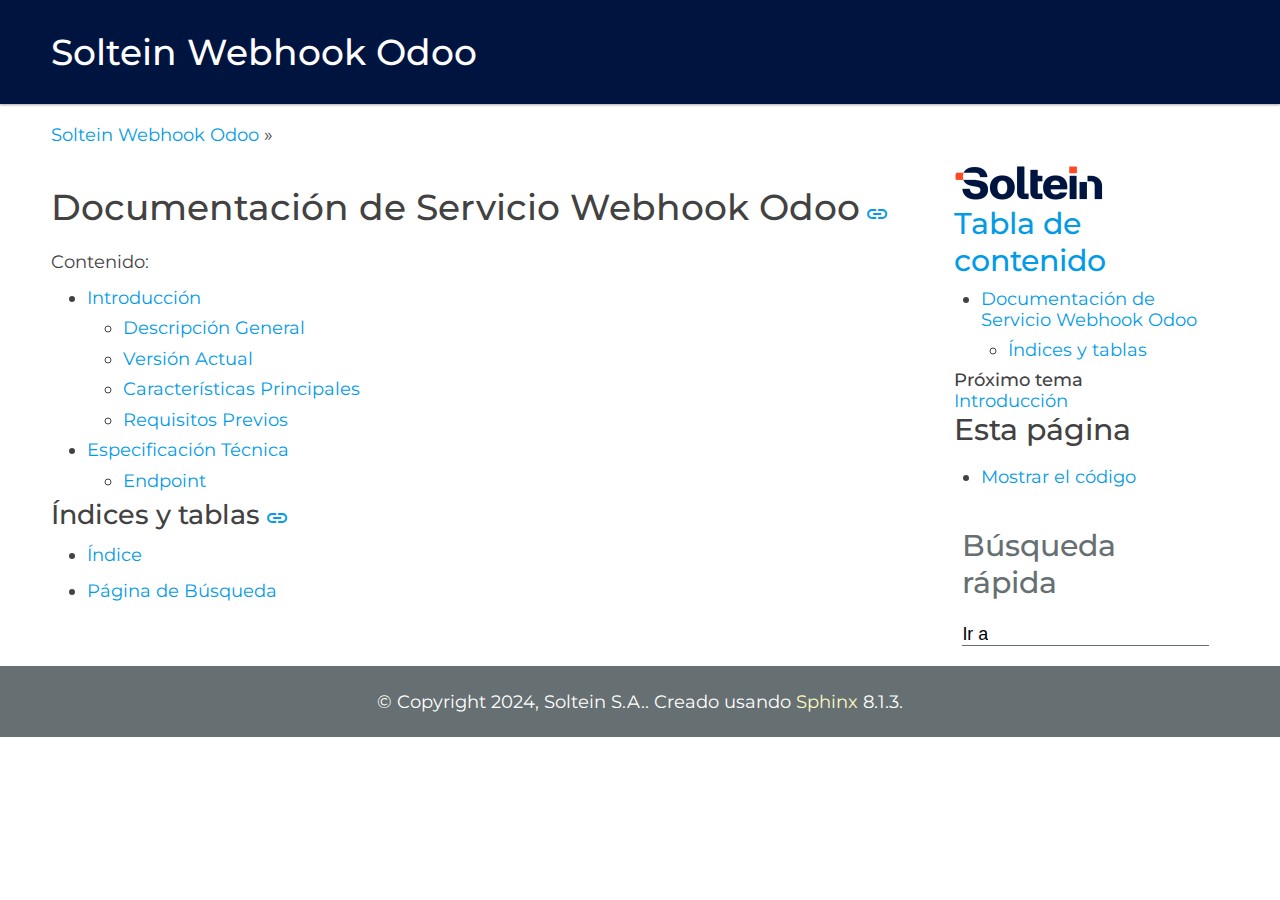
<file: index.html>
<!DOCTYPE html>

<html lang="es" data-content_root="./">
  <head>
    <meta charset="utf-8" />
    <meta name="viewport" content="width=device-width, initial-scale=1.0" /><meta name="viewport" content="width=device-width, initial-scale=1" />

    <title>Documentación de Servicio Webhook Odoo &#8212; Soltein Webhook Odoo</title>
    <link rel="stylesheet" type="text/css" href="_static/pygments.css?v=fa44fd50" />
    <link rel="stylesheet" type="text/css" href="_static/css/soltein.css?v=5ff75ea5" />
    <script src="_static/documentation_options.js?v=e2bb6099"></script>
    <script src="_static/doctools.js?v=9bcbadda"></script>
    <script src="_static/sphinx_highlight.js?v=dc90522c"></script>
    <script src="_static/translations.js?v=f85f4cfb"></script>
    <link rel="index" title="Índice" href="genindex.html" />
    <link rel="search" title="Búsqueda" href="search.html" />
    <link rel="next" title="Introducción" href="doc/introduccion.html" />
    <script type="text/javascript" src="_static/pd.js"></script>
    <meta name="viewport" content="width=device-width, initial-scale=1"/>

  </head><body>
    <div id="header">
        <h1>Soltein Webhook Odoo</h1>
    </div>
    <div class="related" role="navigation" aria-label="related navigation">
        <ul>
            <li class="nav-item nav-item-0"><a href="#">Soltein Webhook Odoo</a> &#187;
            </li>
        </ul>
    </div>
  

    <div class="document">
      <div class="documentwrapper">
        <div class="bodywrapper">
          <div class="body" role="main">
            
<section id="documentacion-de-servicio-webhook-odoo">
<h1>Documentación de Servicio Webhook Odoo<a class="headerlink" href="#documentacion-de-servicio-webhook-odoo" title="Link to this heading">¶</a></h1>
<div class="toctree-wrapper compound">
<p class="caption" role="heading"><span class="caption-text">Contenido:</span></p>
<ul>
<li class="toctree-l1"><a class="reference internal" href="doc/introduccion.html">Introducción</a><ul>
<li class="toctree-l2"><a class="reference internal" href="doc/introduccion.html#descripcion-general">Descripción General</a></li>
<li class="toctree-l2"><a class="reference internal" href="doc/introduccion.html#version-actual">Versión Actual</a></li>
<li class="toctree-l2"><a class="reference internal" href="doc/introduccion.html#caracteristicas-principales">Características Principales</a></li>
<li class="toctree-l2"><a class="reference internal" href="doc/introduccion.html#requisitos-previos">Requisitos Previos</a></li>
</ul>
</li>
<li class="toctree-l1"><a class="reference internal" href="doc/especificacion_tecnica.html">Especificación Técnica</a><ul>
<li class="toctree-l2"><a class="reference internal" href="doc/especificacion_tecnica.html#endpoint">Endpoint</a></li>
</ul>
</li>
</ul>
</div>
<section id="indices-y-tablas">
<h2>Índices y tablas<a class="headerlink" href="#indices-y-tablas" title="Link to this heading">¶</a></h2>
<ul class="simple">
<li><p><a class="reference internal" href="genindex.html"><span class="std std-ref">Índice</span></a></p></li>
<li><p><a class="reference internal" href="search.html"><span class="std std-ref">Página de Búsqueda</span></a></p></li>
</ul>
</section>
</section>


            <div class="clearer"></div>
          </div>
        </div>
      </div>
      <div class="sphinxsidebar" role="navigation" aria-label="Main">
        <div class="sphinxsidebarwrapper">
            <p class="logo"><a href="#">
              <img class="logo" src="_static/logosol.png" alt="Logo of Servicio Webhook Odoo"/>
            </a></p>
  <div>
    <h3><a href="#">Tabla de contenido</a></h3>
    <ul>
<li><a class="reference internal" href="#">Documentación de Servicio Webhook Odoo</a><ul>
<li><a class="reference internal" href="#indices-y-tablas">Índices y tablas</a></li>
</ul>
</li>
</ul>

  </div>
  <div>
    <h4>Próximo tema</h4>
    <p class="topless"><a href="doc/introduccion.html"
                          title="próximo capítulo">Introducción</a></p>
  </div>
  <div role="note" aria-label="source link">
    <h3>Esta página</h3>
    <ul class="this-page-menu">
      <li><a href="_sources/index.rst.txt"
            rel="nofollow">Mostrar el código</a></li>
    </ul>
   </div>
<search id="searchbox" style="display: none" role="search">
  <h3 id="searchlabel">Búsqueda rápida</h3>
    <div class="searchformwrapper">
    <form class="search" action="search.html" method="get">
      <input type="text" name="q" aria-labelledby="searchlabel" autocomplete="off" autocorrect="off" autocapitalize="off" spellcheck="false"/>
      <input type="submit" value="Ir a" />
    </form>
    </div>
</search>
<script>document.getElementById('searchbox').style.display = "block"</script>
        </div>
      </div>
      <div class="clearer"></div>
    </div>
    <div class="footer" role="contentinfo">
    &#169; Copyright 2024, Soltein S.A..
      Creado usando <a href="https://www.sphinx-doc.org/">Sphinx</a> 8.1.3.
    </div>
  </body>
</html>
</file>
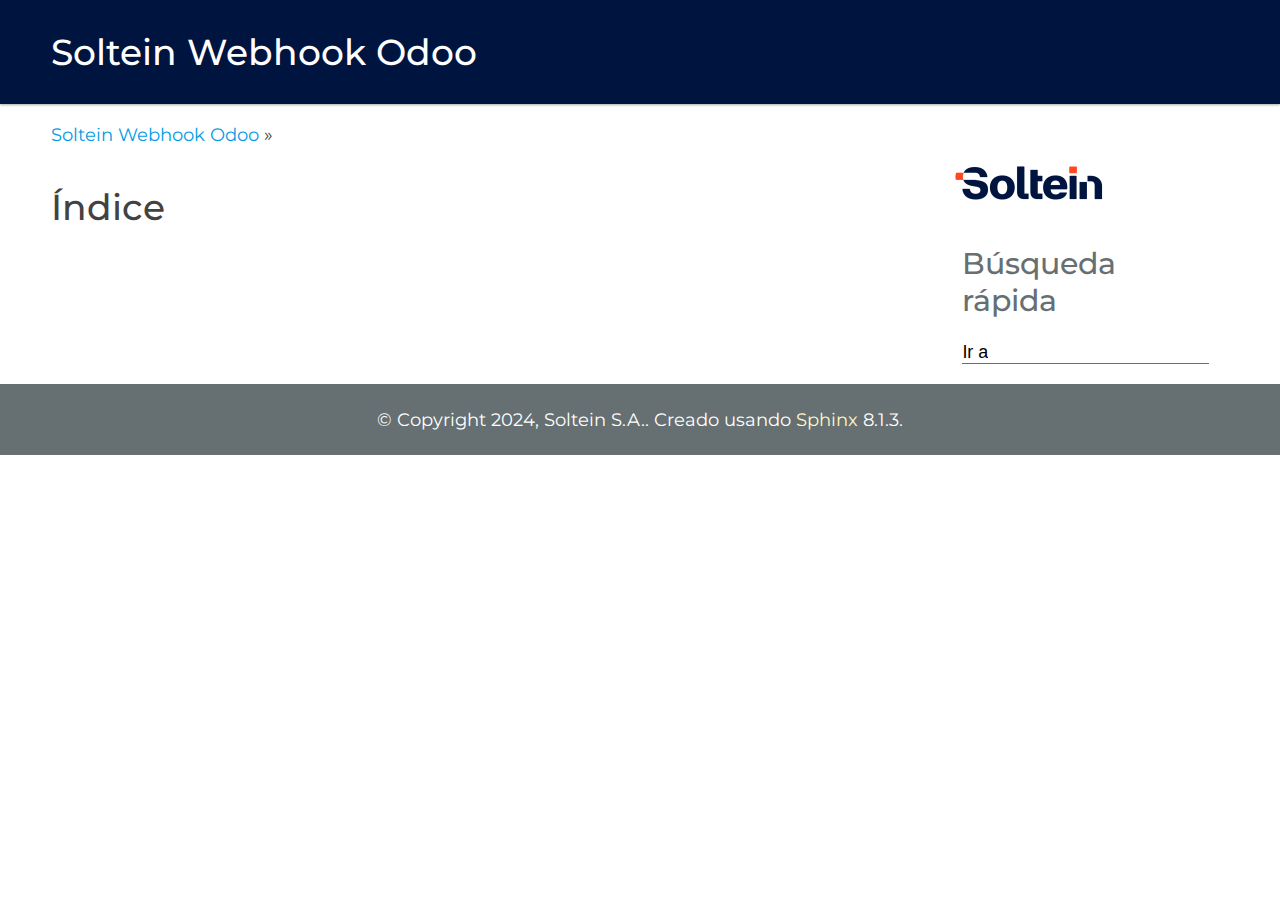
<file: genindex.html>
<!DOCTYPE html>

<html lang="es" data-content_root="./">
  <head>
    <meta charset="utf-8" />
    <meta name="viewport" content="width=device-width, initial-scale=1.0" />
    <title>Índice &#8212; Soltein Webhook Odoo</title>
    <link rel="stylesheet" type="text/css" href="_static/pygments.css?v=fa44fd50" />
    <link rel="stylesheet" type="text/css" href="_static/css/soltein.css?v=5ff75ea5" />
    <script src="_static/documentation_options.js?v=e2bb6099"></script>
    <script src="_static/doctools.js?v=9bcbadda"></script>
    <script src="_static/sphinx_highlight.js?v=dc90522c"></script>
    <script src="_static/translations.js?v=f85f4cfb"></script>
    <link rel="index" title="Índice" href="#" />
    <link rel="search" title="Búsqueda" href="search.html" />
    <script type="text/javascript" src="_static/pd.js"></script>
    <meta name="viewport" content="width=device-width, initial-scale=1"/>

  </head><body>
    <div id="header">
        <h1>Soltein Webhook Odoo</h1>
    </div>
    <div class="related" role="navigation" aria-label="related navigation">
        <ul>
            <li class="nav-item nav-item-0"><a href="index.html">Soltein Webhook Odoo</a> &#187;
            </li>
        </ul>
    </div>
  

    <div class="document">
      <div class="documentwrapper">
        <div class="bodywrapper">
          <div class="body" role="main">
            

<h1 id="index">Índice</h1>

<div class="genindex-jumpbox">
 
</div>


            <div class="clearer"></div>
          </div>
        </div>
      </div>
      <div class="sphinxsidebar" role="navigation" aria-label="Main">
        <div class="sphinxsidebarwrapper">
            <p class="logo"><a href="index.html">
              <img class="logo" src="_static/logosol.png" alt="Logo of Servicio Webhook Odoo"/>
            </a></p>
<search id="searchbox" style="display: none" role="search">
  <h3 id="searchlabel">Búsqueda rápida</h3>
    <div class="searchformwrapper">
    <form class="search" action="search.html" method="get">
      <input type="text" name="q" aria-labelledby="searchlabel" autocomplete="off" autocorrect="off" autocapitalize="off" spellcheck="false"/>
      <input type="submit" value="Ir a" />
    </form>
    </div>
</search>
<script>document.getElementById('searchbox').style.display = "block"</script>
        </div>
      </div>
      <div class="clearer"></div>
    </div>
    <div class="footer" role="contentinfo">
    &#169; Copyright 2024, Soltein S.A..
      Creado usando <a href="https://www.sphinx-doc.org/">Sphinx</a> 8.1.3.
    </div>
  </body>
</html>
</file>
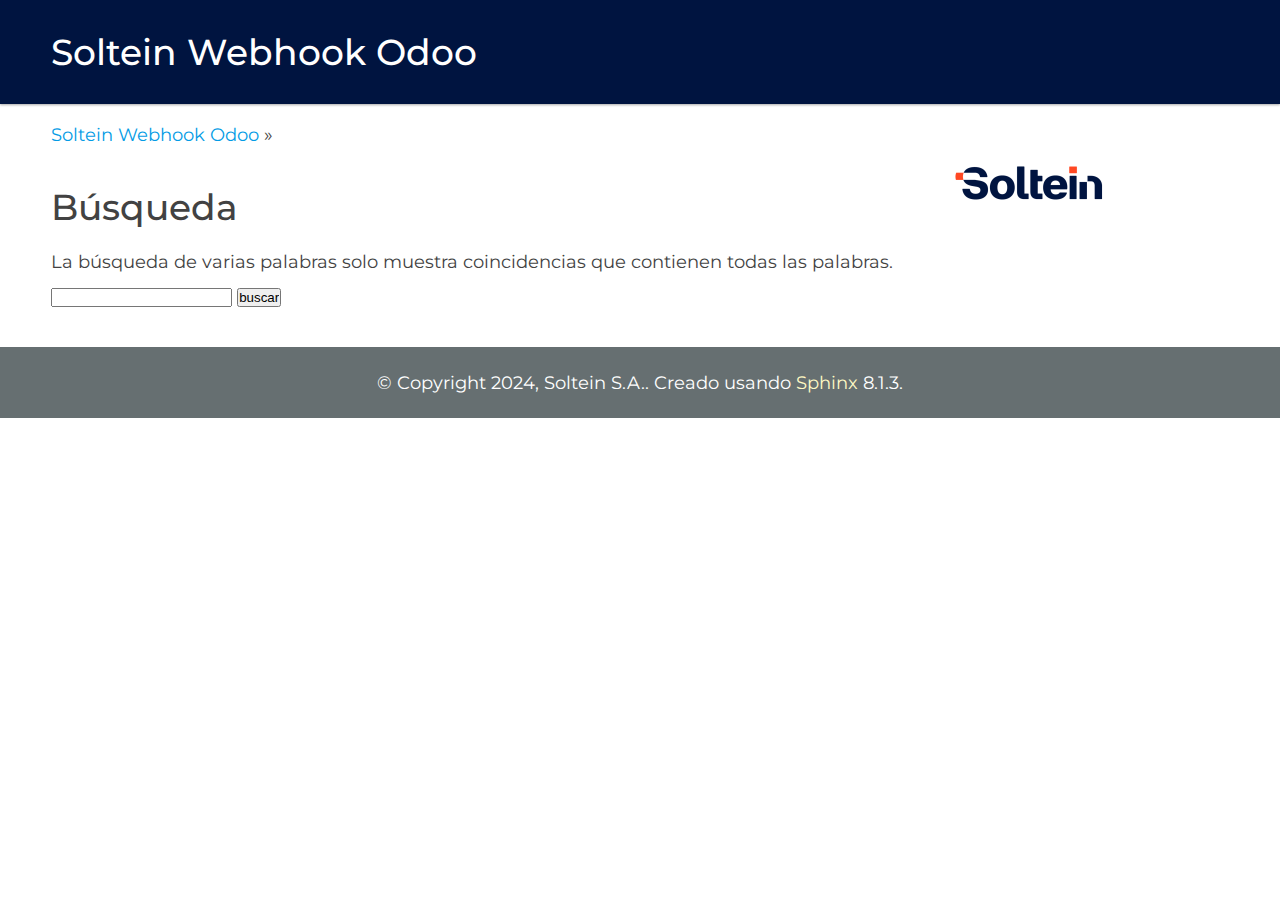
<file: search.html>
<!DOCTYPE html>

<html lang="es" data-content_root="./">
  <head>
    <meta charset="utf-8" />
    <meta name="viewport" content="width=device-width, initial-scale=1.0" />
    <title>Búsqueda &#8212; Soltein Webhook Odoo</title>
    <link rel="stylesheet" type="text/css" href="_static/pygments.css?v=fa44fd50" />
    <link rel="stylesheet" type="text/css" href="_static/css/soltein.css?v=5ff75ea5" />
    
    <script src="_static/documentation_options.js?v=e2bb6099"></script>
    <script src="_static/doctools.js?v=9bcbadda"></script>
    <script src="_static/sphinx_highlight.js?v=dc90522c"></script>
    <script src="_static/translations.js?v=f85f4cfb"></script>
    <script src="_static/searchtools.js"></script>
    <script src="_static/language_data.js"></script>
    <link rel="index" title="Índice" href="genindex.html" />
    <link rel="search" title="Búsqueda" href="#" />
    <script src="searchindex.js" defer="defer"></script>
    <meta name="robots" content="noindex" />
    
    <script type="text/javascript" src="_static/pd.js"></script>
    <meta name="viewport" content="width=device-width, initial-scale=1"/>


  </head><body>
    <div id="header">
        <h1>Soltein Webhook Odoo</h1>
    </div>
    <div class="related" role="navigation" aria-label="related navigation">
        <ul>
            <li class="nav-item nav-item-0"><a href="index.html">Soltein Webhook Odoo</a> &#187;
            </li>
        </ul>
    </div>
  

    <div class="document">
      <div class="documentwrapper">
        <div class="bodywrapper">
          <div class="body" role="main">
            
  <h1 id="search-documentation">Búsqueda</h1>
  
  <noscript>
  <div class="admonition warning">
  <p>
    Por favor, active JavaScript para habilitar la funcionalidad
    de búsqueda.
  </p>
  </div>
  </noscript>
  
  
  <p>
    La búsqueda de varias palabras solo muestra coincidencias que contienen
    todas las palabras.
  </p>
  
  
  <form action="" method="get">
    <input type="text" name="q" aria-labelledby="search-documentation" value="" autocomplete="off" autocorrect="off" autocapitalize="off" spellcheck="false"/>
    <input type="submit" value="buscar" />
    <span id="search-progress" style="padding-left: 10px"></span>
  </form>
  
  
  <div id="search-results"></div>
  

            <div class="clearer"></div>
          </div>
        </div>
      </div>
      <div class="sphinxsidebar" role="navigation" aria-label="Main">
        <div class="sphinxsidebarwrapper">
            <p class="logo"><a href="index.html">
              <img class="logo" src="_static/logosol.png" alt="Logo of Servicio Webhook Odoo"/>
            </a></p>
        </div>
      </div>
      <div class="clearer"></div>
    </div>
    <div class="footer" role="contentinfo">
    &#169; Copyright 2024, Soltein S.A..
      Creado usando <a href="https://www.sphinx-doc.org/">Sphinx</a> 8.1.3.
    </div>
  </body>
</html>
</file>
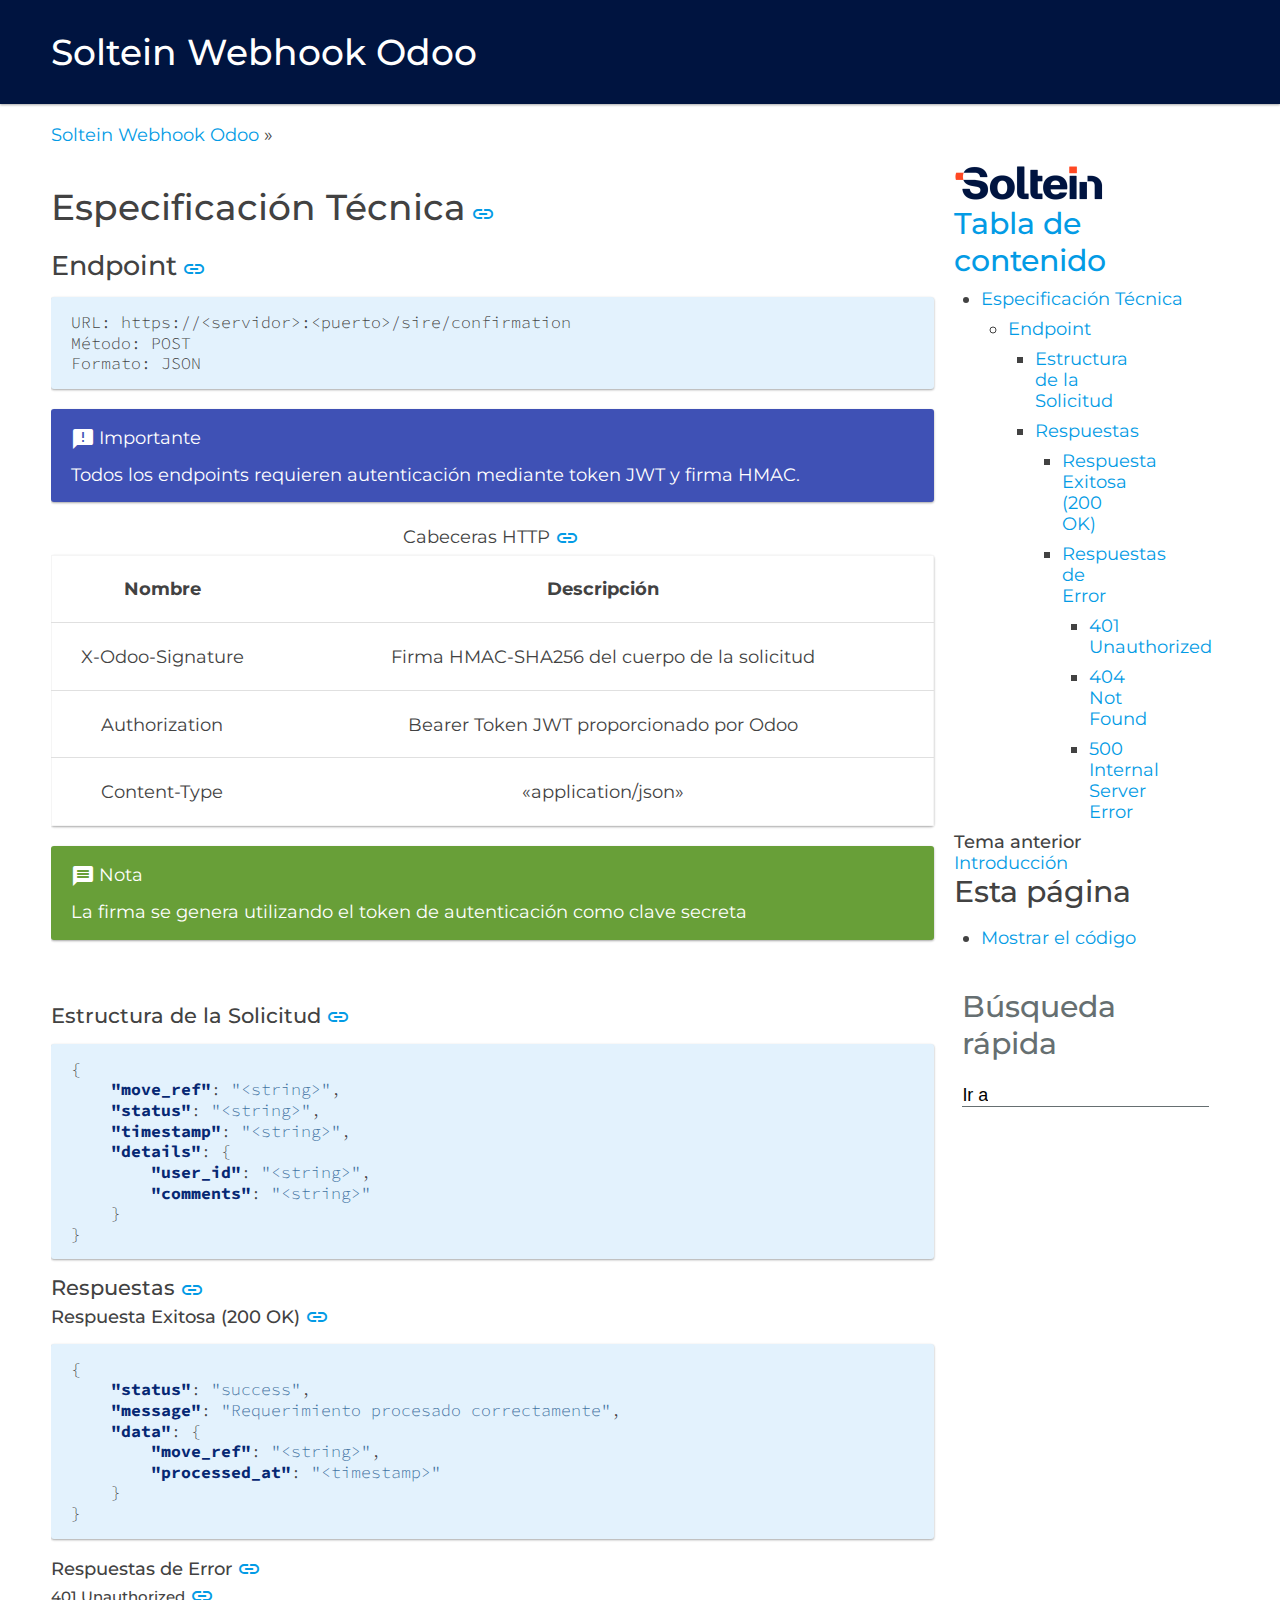
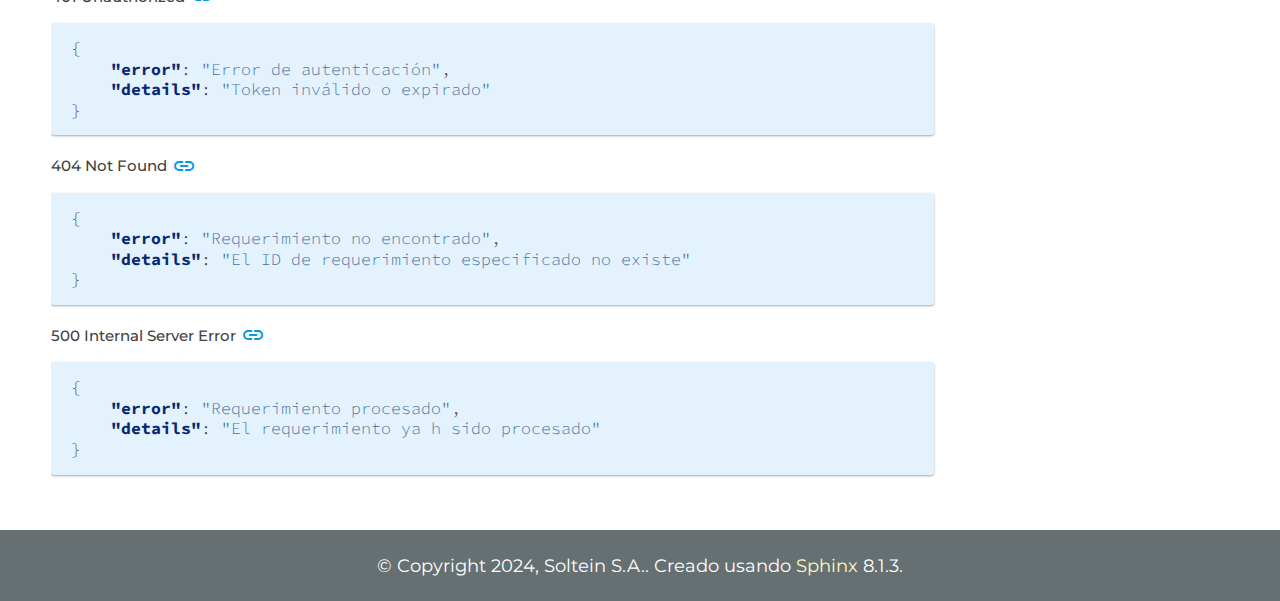
<file: doc/especificacion_tecnica.html>
<!DOCTYPE html>

<html lang="es" data-content_root="../">
  <head>
    <meta charset="utf-8" />
    <meta name="viewport" content="width=device-width, initial-scale=1.0" /><meta name="viewport" content="width=device-width, initial-scale=1" />

    <title>Especificación Técnica &#8212; Soltein Webhook Odoo</title>
    <link rel="stylesheet" type="text/css" href="../_static/pygments.css?v=fa44fd50" />
    <link rel="stylesheet" type="text/css" href="../_static/css/soltein.css?v=5ff75ea5" />
    <script src="../_static/documentation_options.js?v=e2bb6099"></script>
    <script src="../_static/doctools.js?v=9bcbadda"></script>
    <script src="../_static/sphinx_highlight.js?v=dc90522c"></script>
    <script src="../_static/translations.js?v=f85f4cfb"></script>
    <link rel="index" title="Índice" href="../genindex.html" />
    <link rel="search" title="Búsqueda" href="../search.html" />
    <link rel="prev" title="Introducción" href="introduccion.html" />
    <script type="text/javascript" src="../_static/pd.js"></script>
    <meta name="viewport" content="width=device-width, initial-scale=1"/>

  </head><body>
    <div id="header">
        <h1>Soltein Webhook Odoo</h1>
    </div>
    <div class="related" role="navigation" aria-label="related navigation">
        <ul>
            <li class="nav-item nav-item-0"><a href="../index.html">Soltein Webhook Odoo</a> &#187;
            </li>
        </ul>
    </div>
  

    <div class="document">
      <div class="documentwrapper">
        <div class="bodywrapper">
          <div class="body" role="main">
            
<section id="especificacion-tecnica">
<h1>Especificación Técnica<a class="headerlink" href="#especificacion-tecnica" title="Link to this heading">¶</a></h1>
<section id="endpoint">
<h2>Endpoint<a class="headerlink" href="#endpoint" title="Link to this heading">¶</a></h2>
<div class="highlight-none notranslate"><div class="highlight"><pre><span></span>URL: https://&lt;servidor&gt;:&lt;puerto&gt;/sire/confirmation
Método: POST
Formato: JSON
</pre></div>
</div>
<div class="admonition important">
<p class="admonition-title">Importante</p>
<p>Todos los endpoints requieren autenticación mediante token JWT y firma HMAC.</p>
</div>
<table class="docutils align-default" id="id1">
<caption><span class="caption-text">Cabeceras HTTP</span><a class="headerlink" href="#id1" title="Link to this table">¶</a></caption>
<colgroup>
<col style="width: 25.0%" />
<col style="width: 75.0%" />
</colgroup>
<thead>
<tr class="row-odd"><th class="head"><p>Nombre</p></th>
<th class="head"><p>Descripción</p></th>
</tr>
</thead>
<tbody>
<tr class="row-even"><td><p>X-Odoo-Signature</p></td>
<td><p>Firma HMAC-SHA256 del cuerpo de la solicitud</p></td>
</tr>
<tr class="row-odd"><td><p>Authorization</p></td>
<td><p>Bearer Token JWT proporcionado por Odoo</p></td>
</tr>
<tr class="row-even"><td><p>Content-Type</p></td>
<td><p>«application/json»</p></td>
</tr>
</tbody>
</table>
<div class="admonition note">
<p class="admonition-title">Nota</p>
<p>La firma se genera utilizando el token de autenticación como clave secreta</p>
</div>
<div class="line-block">
<div class="line"><br /></div>
<div class="line"><br /></div>
</div>
<section id="estructura-de-la-solicitud">
<h3>Estructura de la Solicitud<a class="headerlink" href="#estructura-de-la-solicitud" title="Link to this heading">¶</a></h3>
<div class="highlight-json notranslate"><div class="highlight"><pre><span></span><span class="p">{</span>
<span class="w">    </span><span class="nt">&quot;move_ref&quot;</span><span class="p">:</span><span class="w"> </span><span class="s2">&quot;&lt;string&gt;&quot;</span><span class="p">,</span>
<span class="w">    </span><span class="nt">&quot;status&quot;</span><span class="p">:</span><span class="w"> </span><span class="s2">&quot;&lt;string&gt;&quot;</span><span class="p">,</span>
<span class="w">    </span><span class="nt">&quot;timestamp&quot;</span><span class="p">:</span><span class="w"> </span><span class="s2">&quot;&lt;string&gt;&quot;</span><span class="p">,</span>
<span class="w">    </span><span class="nt">&quot;details&quot;</span><span class="p">:</span><span class="w"> </span><span class="p">{</span>
<span class="w">        </span><span class="nt">&quot;user_id&quot;</span><span class="p">:</span><span class="w"> </span><span class="s2">&quot;&lt;string&gt;&quot;</span><span class="p">,</span>
<span class="w">        </span><span class="nt">&quot;comments&quot;</span><span class="p">:</span><span class="w"> </span><span class="s2">&quot;&lt;string&gt;&quot;</span>
<span class="w">    </span><span class="p">}</span>
<span class="p">}</span>
</pre></div>
</div>
</section>
<section id="respuestas">
<h3>Respuestas<a class="headerlink" href="#respuestas" title="Link to this heading">¶</a></h3>
<section id="respuesta-exitosa-200-ok">
<h4>Respuesta Exitosa (200 OK)<a class="headerlink" href="#respuesta-exitosa-200-ok" title="Link to this heading">¶</a></h4>
<div class="highlight-json notranslate"><div class="highlight"><pre><span></span><span class="p">{</span>
<span class="w">    </span><span class="nt">&quot;status&quot;</span><span class="p">:</span><span class="w"> </span><span class="s2">&quot;success&quot;</span><span class="p">,</span>
<span class="w">    </span><span class="nt">&quot;message&quot;</span><span class="p">:</span><span class="w"> </span><span class="s2">&quot;Requerimiento procesado correctamente&quot;</span><span class="p">,</span>
<span class="w">    </span><span class="nt">&quot;data&quot;</span><span class="p">:</span><span class="w"> </span><span class="p">{</span>
<span class="w">        </span><span class="nt">&quot;move_ref&quot;</span><span class="p">:</span><span class="w"> </span><span class="s2">&quot;&lt;string&gt;&quot;</span><span class="p">,</span>
<span class="w">        </span><span class="nt">&quot;processed_at&quot;</span><span class="p">:</span><span class="w"> </span><span class="s2">&quot;&lt;timestamp&gt;&quot;</span>
<span class="w">    </span><span class="p">}</span>
<span class="p">}</span>
</pre></div>
</div>
</section>
<section id="respuestas-de-error">
<h4>Respuestas de Error<a class="headerlink" href="#respuestas-de-error" title="Link to this heading">¶</a></h4>
<section id="unauthorized">
<h5>401 Unauthorized<a class="headerlink" href="#unauthorized" title="Link to this heading">¶</a></h5>
<div class="highlight-json notranslate"><div class="highlight"><pre><span></span><span class="p">{</span>
<span class="w">    </span><span class="nt">&quot;error&quot;</span><span class="p">:</span><span class="w"> </span><span class="s2">&quot;Error de autenticación&quot;</span><span class="p">,</span>
<span class="w">    </span><span class="nt">&quot;details&quot;</span><span class="p">:</span><span class="w"> </span><span class="s2">&quot;Token inválido o expirado&quot;</span>
<span class="p">}</span>
</pre></div>
</div>
</section>
<section id="not-found">
<h5>404 Not Found<a class="headerlink" href="#not-found" title="Link to this heading">¶</a></h5>
<div class="highlight-json notranslate"><div class="highlight"><pre><span></span><span class="p">{</span>
<span class="w">    </span><span class="nt">&quot;error&quot;</span><span class="p">:</span><span class="w"> </span><span class="s2">&quot;Requerimiento no encontrado&quot;</span><span class="p">,</span>
<span class="w">    </span><span class="nt">&quot;details&quot;</span><span class="p">:</span><span class="w"> </span><span class="s2">&quot;El ID de requerimiento especificado no existe&quot;</span>
<span class="p">}</span>
</pre></div>
</div>
</section>
<section id="internal-server-error">
<h5>500 Internal Server Error<a class="headerlink" href="#internal-server-error" title="Link to this heading">¶</a></h5>
<div class="highlight-json notranslate"><div class="highlight"><pre><span></span><span class="p">{</span>
<span class="w">    </span><span class="nt">&quot;error&quot;</span><span class="p">:</span><span class="w"> </span><span class="s2">&quot;Requerimiento procesado&quot;</span><span class="p">,</span>
<span class="w">    </span><span class="nt">&quot;details&quot;</span><span class="p">:</span><span class="w"> </span><span class="s2">&quot;El requerimiento ya h sido procesado&quot;</span>
<span class="p">}</span>
</pre></div>
</div>
</section>
</section>
</section>
</section>
</section>


            <div class="clearer"></div>
          </div>
        </div>
      </div>
      <div class="sphinxsidebar" role="navigation" aria-label="Main">
        <div class="sphinxsidebarwrapper">
            <p class="logo"><a href="../index.html">
              <img class="logo" src="../_static/logosol.png" alt="Logo of Servicio Webhook Odoo"/>
            </a></p>
  <div>
    <h3><a href="../index.html">Tabla de contenido</a></h3>
    <ul>
<li><a class="reference internal" href="#">Especificación Técnica</a><ul>
<li><a class="reference internal" href="#endpoint">Endpoint</a><ul>
<li><a class="reference internal" href="#estructura-de-la-solicitud">Estructura de la Solicitud</a></li>
<li><a class="reference internal" href="#respuestas">Respuestas</a><ul>
<li><a class="reference internal" href="#respuesta-exitosa-200-ok">Respuesta Exitosa (200 OK)</a></li>
<li><a class="reference internal" href="#respuestas-de-error">Respuestas de Error</a><ul>
<li><a class="reference internal" href="#unauthorized">401 Unauthorized</a></li>
<li><a class="reference internal" href="#not-found">404 Not Found</a></li>
<li><a class="reference internal" href="#internal-server-error">500 Internal Server Error</a></li>
</ul>
</li>
</ul>
</li>
</ul>
</li>
</ul>
</li>
</ul>

  </div>
  <div>
    <h4>Tema anterior</h4>
    <p class="topless"><a href="introduccion.html"
                          title="capítulo anterior">Introducción</a></p>
  </div>
  <div role="note" aria-label="source link">
    <h3>Esta página</h3>
    <ul class="this-page-menu">
      <li><a href="../_sources/doc/especificacion_tecnica.rst.txt"
            rel="nofollow">Mostrar el código</a></li>
    </ul>
   </div>
<search id="searchbox" style="display: none" role="search">
  <h3 id="searchlabel">Búsqueda rápida</h3>
    <div class="searchformwrapper">
    <form class="search" action="../search.html" method="get">
      <input type="text" name="q" aria-labelledby="searchlabel" autocomplete="off" autocorrect="off" autocapitalize="off" spellcheck="false"/>
      <input type="submit" value="Ir a" />
    </form>
    </div>
</search>
<script>document.getElementById('searchbox').style.display = "block"</script>
        </div>
      </div>
      <div class="clearer"></div>
    </div>
    <div class="footer" role="contentinfo">
    &#169; Copyright 2024, Soltein S.A..
      Creado usando <a href="https://www.sphinx-doc.org/">Sphinx</a> 8.1.3.
    </div>
  </body>
</html>
</file>
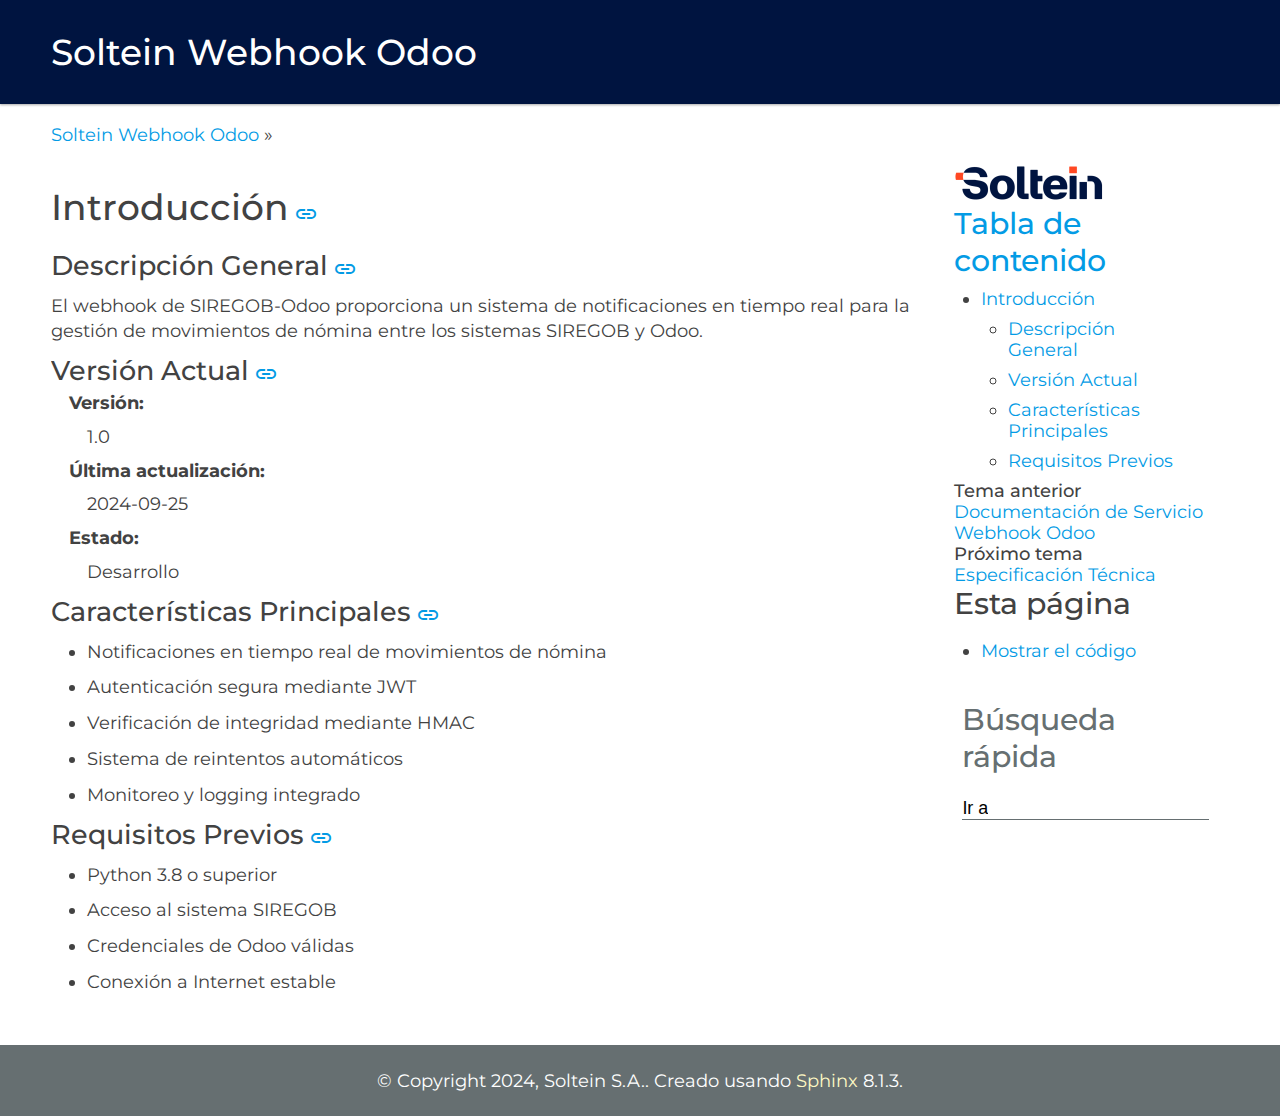
<file: doc/introduccion.html>
<!DOCTYPE html>

<html lang="es" data-content_root="../">
  <head>
    <meta charset="utf-8" />
    <meta name="viewport" content="width=device-width, initial-scale=1.0" /><meta name="viewport" content="width=device-width, initial-scale=1" />

    <title>Introducción &#8212; Soltein Webhook Odoo</title>
    <link rel="stylesheet" type="text/css" href="../_static/pygments.css?v=fa44fd50" />
    <link rel="stylesheet" type="text/css" href="../_static/css/soltein.css?v=5ff75ea5" />
    <script src="../_static/documentation_options.js?v=e2bb6099"></script>
    <script src="../_static/doctools.js?v=9bcbadda"></script>
    <script src="../_static/sphinx_highlight.js?v=dc90522c"></script>
    <script src="../_static/translations.js?v=f85f4cfb"></script>
    <link rel="index" title="Índice" href="../genindex.html" />
    <link rel="search" title="Búsqueda" href="../search.html" />
    <link rel="next" title="Especificación Técnica" href="especificacion_tecnica.html" />
    <link rel="prev" title="Documentación de Servicio Webhook Odoo" href="../index.html" />
    <script type="text/javascript" src="../_static/pd.js"></script>
    <meta name="viewport" content="width=device-width, initial-scale=1"/>

  </head><body>
    <div id="header">
        <h1>Soltein Webhook Odoo</h1>
    </div>
    <div class="related" role="navigation" aria-label="related navigation">
        <ul>
            <li class="nav-item nav-item-0"><a href="../index.html">Soltein Webhook Odoo</a> &#187;
            </li>
        </ul>
    </div>
  

    <div class="document">
      <div class="documentwrapper">
        <div class="bodywrapper">
          <div class="body" role="main">
            
<section id="introduccion">
<h1>Introducción<a class="headerlink" href="#introduccion" title="Link to this heading">¶</a></h1>
<section id="descripcion-general">
<h2>Descripción General<a class="headerlink" href="#descripcion-general" title="Link to this heading">¶</a></h2>
<p>El webhook de SIREGOB-Odoo proporciona un sistema de notificaciones en tiempo real para la gestión de movimientos de
nómina entre los sistemas SIREGOB y Odoo.</p>
</section>
<section id="version-actual">
<h2>Versión Actual<a class="headerlink" href="#version-actual" title="Link to this heading">¶</a></h2>
<dl class="field-list simple">
<dt class="field-odd">Versión<span class="colon">:</span></dt>
<dd class="field-odd"><p>1.0</p>
</dd>
<dt class="field-even">Última actualización<span class="colon">:</span></dt>
<dd class="field-even"><p>2024-09-25</p>
</dd>
<dt class="field-odd">Estado<span class="colon">:</span></dt>
<dd class="field-odd"><p>Desarrollo</p>
</dd>
</dl>
</section>
<section id="caracteristicas-principales">
<h2>Características Principales<a class="headerlink" href="#caracteristicas-principales" title="Link to this heading">¶</a></h2>
<ul class="simple">
<li><p>Notificaciones en tiempo real de movimientos de nómina</p></li>
<li><p>Autenticación segura mediante JWT</p></li>
<li><p>Verificación de integridad mediante HMAC</p></li>
<li><p>Sistema de reintentos automáticos</p></li>
<li><p>Monitoreo y logging integrado</p></li>
</ul>
</section>
<section id="requisitos-previos">
<h2>Requisitos Previos<a class="headerlink" href="#requisitos-previos" title="Link to this heading">¶</a></h2>
<ul class="simple">
<li><p>Python 3.8 o superior</p></li>
<li><p>Acceso al sistema SIREGOB</p></li>
<li><p>Credenciales de Odoo válidas</p></li>
<li><p>Conexión a Internet estable</p></li>
</ul>
</section>
</section>


            <div class="clearer"></div>
          </div>
        </div>
      </div>
      <div class="sphinxsidebar" role="navigation" aria-label="Main">
        <div class="sphinxsidebarwrapper">
            <p class="logo"><a href="../index.html">
              <img class="logo" src="../_static/logosol.png" alt="Logo of Servicio Webhook Odoo"/>
            </a></p>
  <div>
    <h3><a href="../index.html">Tabla de contenido</a></h3>
    <ul>
<li><a class="reference internal" href="#">Introducción</a><ul>
<li><a class="reference internal" href="#descripcion-general">Descripción General</a></li>
<li><a class="reference internal" href="#version-actual">Versión Actual</a></li>
<li><a class="reference internal" href="#caracteristicas-principales">Características Principales</a></li>
<li><a class="reference internal" href="#requisitos-previos">Requisitos Previos</a></li>
</ul>
</li>
</ul>

  </div>
  <div>
    <h4>Tema anterior</h4>
    <p class="topless"><a href="../index.html"
                          title="capítulo anterior">Documentación de Servicio Webhook Odoo</a></p>
  </div>
  <div>
    <h4>Próximo tema</h4>
    <p class="topless"><a href="especificacion_tecnica.html"
                          title="próximo capítulo">Especificación Técnica</a></p>
  </div>
  <div role="note" aria-label="source link">
    <h3>Esta página</h3>
    <ul class="this-page-menu">
      <li><a href="../_sources/doc/introduccion.rst.txt"
            rel="nofollow">Mostrar el código</a></li>
    </ul>
   </div>
<search id="searchbox" style="display: none" role="search">
  <h3 id="searchlabel">Búsqueda rápida</h3>
    <div class="searchformwrapper">
    <form class="search" action="../search.html" method="get">
      <input type="text" name="q" aria-labelledby="searchlabel" autocomplete="off" autocorrect="off" autocapitalize="off" spellcheck="false"/>
      <input type="submit" value="Ir a" />
    </form>
    </div>
</search>
<script>document.getElementById('searchbox').style.display = "block"</script>
        </div>
      </div>
      <div class="clearer"></div>
    </div>
    <div class="footer" role="contentinfo">
    &#169; Copyright 2024, Soltein S.A..
      Creado usando <a href="https://www.sphinx-doc.org/">Sphinx</a> 8.1.3.
    </div>
  </body>
</html>
</file>
<file: _static/pygments.css>
pre { line-height: 125%; }
td.linenos .normal { color: inherit; background-color: transparent; padding-left: 5px; padding-right: 5px; }
span.linenos { color: inherit; background-color: transparent; padding-left: 5px; padding-right: 5px; }
td.linenos .special { color: #000000; background-color: #ffffc0; padding-left: 5px; padding-right: 5px; }
span.linenos.special { color: #000000; background-color: #ffffc0; padding-left: 5px; padding-right: 5px; }
.highlight .hll { background-color: #ffffcc }
.highlight { background: #eeffcc; }
.highlight .c { color: #408090; font-style: italic } /* Comment */
.highlight .err { border: 1px solid #FF0000 } /* Error */
.highlight .k { color: #007020; font-weight: bold } /* Keyword */
.highlight .o { color: #666666 } /* Operator */
.highlight .ch { color: #408090; font-style: italic } /* Comment.Hashbang */
.highlight .cm { color: #408090; font-style: italic } /* Comment.Multiline */
.highlight .cp { color: #007020 } /* Comment.Preproc */
.highlight .cpf { color: #408090; font-style: italic } /* Comment.PreprocFile */
.highlight .c1 { color: #408090; font-style: italic } /* Comment.Single */
.highlight .cs { color: #408090; background-color: #fff0f0 } /* Comment.Special */
.highlight .gd { color: #A00000 } /* Generic.Deleted */
.highlight .ge { font-style: italic } /* Generic.Emph */
.highlight .ges { font-weight: bold; font-style: italic } /* Generic.EmphStrong */
.highlight .gr { color: #FF0000 } /* Generic.Error */
.highlight .gh { color: #000080; font-weight: bold } /* Generic.Heading */
.highlight .gi { color: #00A000 } /* Generic.Inserted */
.highlight .go { color: #333333 } /* Generic.Output */
.highlight .gp { color: #c65d09; font-weight: bold } /* Generic.Prompt */
.highlight .gs { font-weight: bold } /* Generic.Strong */
.highlight .gu { color: #800080; font-weight: bold } /* Generic.Subheading */
.highlight .gt { color: #0044DD } /* Generic.Traceback */
.highlight .kc { color: #007020; font-weight: bold } /* Keyword.Constant */
.highlight .kd { color: #007020; font-weight: bold } /* Keyword.Declaration */
.highlight .kn { color: #007020; font-weight: bold } /* Keyword.Namespace */
.highlight .kp { color: #007020 } /* Keyword.Pseudo */
.highlight .kr { color: #007020; font-weight: bold } /* Keyword.Reserved */
.highlight .kt { color: #902000 } /* Keyword.Type */
.highlight .m { color: #208050 } /* Literal.Number */
.highlight .s { color: #4070a0 } /* Literal.String */
.highlight .na { color: #4070a0 } /* Name.Attribute */
.highlight .nb { color: #007020 } /* Name.Builtin */
.highlight .nc { color: #0e84b5; font-weight: bold } /* Name.Class */
.highlight .no { color: #60add5 } /* Name.Constant */
.highlight .nd { color: #555555; font-weight: bold } /* Name.Decorator */
.highlight .ni { color: #d55537; font-weight: bold } /* Name.Entity */
.highlight .ne { color: #007020 } /* Name.Exception */
.highlight .nf { color: #06287e } /* Name.Function */
.highlight .nl { color: #002070; font-weight: bold } /* Name.Label */
.highlight .nn { color: #0e84b5; font-weight: bold } /* Name.Namespace */
.highlight .nt { color: #062873; font-weight: bold } /* Name.Tag */
.highlight .nv { color: #bb60d5 } /* Name.Variable */
.highlight .ow { color: #007020; font-weight: bold } /* Operator.Word */
.highlight .w { color: #bbbbbb } /* Text.Whitespace */
.highlight .mb { color: #208050 } /* Literal.Number.Bin */
.highlight .mf { color: #208050 } /* Literal.Number.Float */
.highlight .mh { color: #208050 } /* Literal.Number.Hex */
.highlight .mi { color: #208050 } /* Literal.Number.Integer */
.highlight .mo { color: #208050 } /* Literal.Number.Oct */
.highlight .sa { color: #4070a0 } /* Literal.String.Affix */
.highlight .sb { color: #4070a0 } /* Literal.String.Backtick */
.highlight .sc { color: #4070a0 } /* Literal.String.Char */
.highlight .dl { color: #4070a0 } /* Literal.String.Delimiter */
.highlight .sd { color: #4070a0; font-style: italic } /* Literal.String.Doc */
.highlight .s2 { color: #4070a0 } /* Literal.String.Double */
.highlight .se { color: #4070a0; font-weight: bold } /* Literal.String.Escape */
.highlight .sh { color: #4070a0 } /* Literal.String.Heredoc */
.highlight .si { color: #70a0d0; font-style: italic } /* Literal.String.Interpol */
.highlight .sx { color: #c65d09 } /* Literal.String.Other */
.highlight .sr { color: #235388 } /* Literal.String.Regex */
.highlight .s1 { color: #4070a0 } /* Literal.String.Single */
.highlight .ss { color: #517918 } /* Literal.String.Symbol */
.highlight .bp { color: #007020 } /* Name.Builtin.Pseudo */
.highlight .fm { color: #06287e } /* Name.Function.Magic */
.highlight .vc { color: #bb60d5 } /* Name.Variable.Class */
.highlight .vg { color: #bb60d5 } /* Name.Variable.Global */
.highlight .vi { color: #bb60d5 } /* Name.Variable.Instance */
.highlight .vm { color: #bb60d5 } /* Name.Variable.Magic */
.highlight .il { color: #208050 } /* Literal.Number.Integer.Long */
</file>
<file: _static/css/soltein.css>
@import url("https://fonts.googleapis.com/css?family=Material+Icons|Open+Sans:300,400,600|Source+Code+Pro:200,300,400,600");
@import url("https://fonts.googleapis.com/css2?family=Montserrat:ital,wght@0,100..900;1,100..900&display=swap");
/**
 * Clearfix
 */
/**
 * Legacy Clearfix
 */
/**
 * Establish the grid-containing element.
 */
/**
 * Align an element to the grid.
 */
/**
 * Apply to any column to make it the last one of the current row.
 */
@import url("https://fonts.googleapis.com/css?family=Material+Icons|Open+Sans:300,400,600|Source+Code+Pro:200,300,400,600");
@import url("https://fonts.googleapis.com/css2?family=Montserrat:ital,wght@0,100..900;1,100..900&display=swap");
@import url("https://fonts.googleapis.com/css?family=Material+Icons|Open+Sans:300,400,600|Source+Code+Pro:200,300,400,600");
@import url("https://fonts.googleapis.com/css2?family=Montserrat:ital,wght@0,100..900;1,100..900&display=swap");
@import url("https://fonts.googleapis.com/css?family=Material+Icons|Open+Sans:300,400,600|Source+Code+Pro:200,300,400,600");
@import url("https://fonts.googleapis.com/css2?family=Montserrat:ital,wght@0,100..900;1,100..900&display=swap");
.footer {
  clear: both; }

@media screen and (max-width: 959px) {
  .document {
    width: 92%;
    margin: 0 4%;
    overflow: hidden;
    zoom: 1; }
  .documentwrapper, .sphinxsidebar {
    float: left;
    margin-right: -100%;
    width: 100%;
    clear: both; } }

@media screen and (min-width: 960px) {
  .document {
    width: 92%;
    margin: 0 4%;
    overflow: hidden;
    zoom: 1; }
  .documentwrapper {
    float: left;
    margin-right: -100%;
    width: 75%; }
  .sphinxsidebar {
    float: left;
    margin-right: -100%;
    width: 25%;
    margin-left: 75%; } }

.admonition {
  box-shadow: 0 1px 3px rgba(0, 0, 0, 0.12), 0 1px 2px rgba(0, 0, 0, 0.24);
  border-radius: 3px;
  margin: 20px 0;
  padding: 5px 20px;
  color: #FFF;
  background-color: #689F38; }

.admonition.note {
  background-color: #689F38; }

.admonition.attention,
.admonition.caution {
  background-color: #FFD54F;
  color: #424242; }

.admonition.warning {
  background-color: #FB8C00; }

.admonition.danger {
  background-color: #F44336; }

.admonition.error {
  background-color: #F44336; }

.admonition.admonition-todo {
  background-color: #2196F3; }

.admonition.hint,
.admonition.tip {
  background-color: #03A9F4; }

.admonition.important {
  background-color: #3F51B5; }

h1, h2, h3, h4, h5, h6 {
  font-weight: 500; }

h1 {
  font-size: 2rem;
  margin: 20px 0; }

.section h2 {
  font-size: 1.8rem;
  margin: 18px 0; }

.section h3 {
  font-size: 1.6rem;
  margin: 16px 0; }

.section h4 {
  font-size: 1.4rem;
  margin: 14px 0; }

.section h5 {
  font-size: 1.2rem;
  margin: 14px 0; }

.section h6 {
  font-size: 1rem;
  margin: 14px 0; }

.sphinxsidebarwrapper h3 {
  font-size: 1.7em; }

.documentwrapper dl.function, .documentwrapper dl.class, .documentwrapper dl.method, .documentwrapper dl.staticmethod, .documentwrapper dl.classmethod {
  box-shadow: 0 1px 3px rgba(0, 0, 0, 0.12), 0 1px 2px rgba(0, 0, 0, 0.24);
  border-radius: 3px;
  background-color: #FAFAFA !important;
  margin: 20px 0; }
  .documentwrapper dl.function dl.method, .documentwrapper dl.function dl.staticmethod, .documentwrapper dl.function dl.classmethod, .documentwrapper dl.class dl.method, .documentwrapper dl.class dl.staticmethod, .documentwrapper dl.class dl.classmethod, .documentwrapper dl.method dl.method, .documentwrapper dl.method dl.staticmethod, .documentwrapper dl.method dl.classmethod, .documentwrapper dl.staticmethod dl.method, .documentwrapper dl.staticmethod dl.staticmethod, .documentwrapper dl.staticmethod dl.classmethod, .documentwrapper dl.classmethod dl.method, .documentwrapper dl.classmethod dl.staticmethod, .documentwrapper dl.classmethod dl.classmethod {
    margin: 20px 1em; }
    .documentwrapper dl.function dl.method dt, .documentwrapper dl.function dl.staticmethod dt, .documentwrapper dl.function dl.classmethod dt, .documentwrapper dl.class dl.method dt, .documentwrapper dl.class dl.staticmethod dt, .documentwrapper dl.class dl.classmethod dt, .documentwrapper dl.method dl.method dt, .documentwrapper dl.method dl.staticmethod dt, .documentwrapper dl.method dl.classmethod dt, .documentwrapper dl.staticmethod dl.method dt, .documentwrapper dl.staticmethod dl.staticmethod dt, .documentwrapper dl.staticmethod dl.classmethod dt, .documentwrapper dl.classmethod dl.method dt, .documentwrapper dl.classmethod dl.staticmethod dt, .documentwrapper dl.classmethod dl.classmethod dt {
      background-color: #37474F; }
  .documentwrapper dl.function dt, .documentwrapper dl.class dt, .documentwrapper dl.method dt, .documentwrapper dl.staticmethod dt, .documentwrapper dl.classmethod dt {
    padding: 0.5em 1em !important;
    font-weight: 200;
    background-color: #283593;
    border-radius: 3px 3px 0 0;
    color: #FFFFFF;
    box-shadow: 0 1px 3px rgba(0, 0, 0, 0.12), 0 1px 2px rgba(0, 0, 0, 0.24); }
    .documentwrapper dl.function dt a, .documentwrapper dl.function dt a:active, .documentwrapper dl.function dt a:hover, .documentwrapper dl.function dt a:visited, .documentwrapper dl.class dt a, .documentwrapper dl.class dt a:active, .documentwrapper dl.class dt a:hover, .documentwrapper dl.class dt a:visited, .documentwrapper dl.method dt a, .documentwrapper dl.method dt a:active, .documentwrapper dl.method dt a:hover, .documentwrapper dl.method dt a:visited, .documentwrapper dl.staticmethod dt a, .documentwrapper dl.staticmethod dt a:active, .documentwrapper dl.staticmethod dt a:hover, .documentwrapper dl.staticmethod dt a:visited, .documentwrapper dl.classmethod dt a, .documentwrapper dl.classmethod dt a:active, .documentwrapper dl.classmethod dt a:hover, .documentwrapper dl.classmethod dt a:visited {
      color: #FFF9C4; }
    .documentwrapper dl.function dt a:active, .documentwrapper dl.function dt a:hover, .documentwrapper dl.class dt a:active, .documentwrapper dl.class dt a:hover, .documentwrapper dl.method dt a:active, .documentwrapper dl.method dt a:hover, .documentwrapper dl.staticmethod dt a:active, .documentwrapper dl.staticmethod dt a:hover, .documentwrapper dl.classmethod dt a:active, .documentwrapper dl.classmethod dt a:hover {
      color: #FF4823; }
    .documentwrapper dl.function dt em,
    .documentwrapper dl.function dt strong, .documentwrapper dl.class dt em,
    .documentwrapper dl.class dt strong, .documentwrapper dl.method dt em,
    .documentwrapper dl.method dt strong, .documentwrapper dl.staticmethod dt em,
    .documentwrapper dl.staticmethod dt strong, .documentwrapper dl.classmethod dt em,
    .documentwrapper dl.classmethod dt strong {
      color: #FFFDE7; }
    .documentwrapper dl.function dt code.descname, .documentwrapper dl.class dt code.descname, .documentwrapper dl.method dt code.descname, .documentwrapper dl.staticmethod dt code.descname, .documentwrapper dl.classmethod dt code.descname {
      font-weight: 400; }
  .documentwrapper dl.function dd, .documentwrapper dl.class dd, .documentwrapper dl.method dd, .documentwrapper dl.staticmethod dd, .documentwrapper dl.classmethod dd {
    padding: 0; }
    .documentwrapper dl.function dd p, .documentwrapper dl.class dd p, .documentwrapper dl.method dd p, .documentwrapper dl.staticmethod dd p, .documentwrapper dl.classmethod dd p {
      padding: 0.5em 1em; }
    .documentwrapper dl.function dd em,
    .documentwrapper dl.function dd strong, .documentwrapper dl.class dd em,
    .documentwrapper dl.class dd strong, .documentwrapper dl.method dd em,
    .documentwrapper dl.method dd strong, .documentwrapper dl.staticmethod dd em,
    .documentwrapper dl.staticmethod dd strong, .documentwrapper dl.classmethod dd em,
    .documentwrapper dl.classmethod dd strong {
      color: inherit; }
  .documentwrapper dl.function table, .documentwrapper dl.class table, .documentwrapper dl.method table, .documentwrapper dl.staticmethod table, .documentwrapper dl.classmethod table {
    margin: 0;
    padding: 0;
    border: 0;
    text-align: left;
    box-shadow: 0 1px 3px rgba(0, 0, 0, 0.12), 0 1px 2px rgba(0, 0, 0, 0.24); }
    .documentwrapper dl.function table tbody, .documentwrapper dl.class table tbody, .documentwrapper dl.method table tbody, .documentwrapper dl.staticmethod table tbody, .documentwrapper dl.classmethod table tbody {
      border: none; }
    .documentwrapper dl.function table tr, .documentwrapper dl.class table tr, .documentwrapper dl.method table tr, .documentwrapper dl.staticmethod table tr, .documentwrapper dl.classmethod table tr {
      border: solid #EAEAEA;
      border-width: 1px 0 0 0; }
    .documentwrapper dl.function table th, .documentwrapper dl.class table th, .documentwrapper dl.method table th, .documentwrapper dl.staticmethod table th, .documentwrapper dl.classmethod table th {
      width: 8em;
      padding: 0.6em 0 0.5em 1em;
      font-weight: 400; }
    .documentwrapper dl.function table td, .documentwrapper dl.class table td, .documentwrapper dl.method table td, .documentwrapper dl.staticmethod table td, .documentwrapper dl.classmethod table td {
      padding: 0.6em 0 0; }
      .documentwrapper dl.function table td p, .documentwrapper dl.class table td p, .documentwrapper dl.method table td p, .documentwrapper dl.staticmethod table td p, .documentwrapper dl.classmethod table td p {
        padding: 0 0 0.5em;
        margin: 0; }
  .documentwrapper dl.function li, .documentwrapper dl.class li, .documentwrapper dl.method li, .documentwrapper dl.staticmethod li, .documentwrapper dl.classmethod li {
    list-style-type: none;
    margin: 0 0 0.3em; }
  .documentwrapper dl.function code, .documentwrapper dl.class code, .documentwrapper dl.method code, .documentwrapper dl.staticmethod code, .documentwrapper dl.classmethod code {
    font-family: inherit; }
  .documentwrapper dl.function .sig-paren, .documentwrapper dl.class .sig-paren, .documentwrapper dl.method .sig-paren, .documentwrapper dl.staticmethod .sig-paren, .documentwrapper dl.classmethod .sig-paren {
    margin: 0 1px 0 2px; }

* {
  margin: 0;
  padding: 0; }

html {
  color: #424242;
  font-size: 112%;
  font-weight: 400;
  font-family: "Montserrat", "Open Sans", sans-serif;
  background-color: #FFFFFF; }

a, a:active, a:hover, a:visited {
  text-decoration: none;
  color: #039be5; }
  .footer a, .footer a:active, .footer a:hover, .footer a:visited {
    color: #FFF9C4; }

a:active, a:hover {
  color: #FF4823;
  -moz-transition: color 0.4s ease-in;
  -o-transition: color 0.4s ease-in;
  -webkit-transition: color 0.4s ease-in;
  transition: color 0.4s ease-in; }
  .footer a:active, .footer a:hover {
    color: #FF4823; }

.headerlink {
  font-size: 22px;
  margin-left: 5px; }

#header {
  box-shadow: 0 1px 3px rgba(0, 0, 0, 0.12), 0 1px 2px rgba(0, 0, 0, 0.24);
  background-color: #001440;
  color: #FFF;
  padding: 10px 4%; }

.related {
  padding: 20px 4%; }
  .related ul {
    list-style: none; }

.footer {
  background-color: #666F71;
  color: #fff;
  margin: 20px 0 0;
  padding: 25px 4%;
  text-align: center; }

.documentwrapper {
  margin-bottom: 20px; }
  .documentwrapper p, .documentwrapper dd {
    line-height: 1.4rem;
    margin: 0.6rem 0; }
  .documentwrapper dl {
    margin: 0.3rem 1em; }
  .documentwrapper dt {
    font-weight: 700; }
  .documentwrapper dd {
    padding: 0 1em; }
  .documentwrapper em {
    color: #FF5722;
    font-style: normal; }
  .documentwrapper strong {
    color: #FF5722;
    font-weight: 700;
    font-style: normal; }
  .documentwrapper ul, .documentwrapper ol {
    list-style-position: outside;
    line-height: 1.4rem;
    margin-left: 1em;
    margin-right: 1em; }
    .documentwrapper ul li, .documentwrapper ol li {
      margin: 0.3rem 1em; }
  .documentwrapper code {
    font-family: "Source Code Pro", monospace !important;
    font-weight: 300; }

table.docutils {
  border: solid 1px #F5F5F5;
  border-radius: 3px;
  border-collapse: collapse;
  width: 100%;
  text-align: center;
  box-shadow: 0 1px 3px rgba(0, 0, 0, 0.12), 0 1px 2px rgba(0, 0, 0, 0.24); }

thead tr {
  border-width: 0; }

tr {
  border: solid #E0E0E0;
  border-width: 1px 0 0 0; }

td, th {
  padding: 10px 10px;
  border-width: 0; }

dl.class {
  padding-bottom: 10px; }

dl.function dt *, dl.class dt *, dl.method dt *, dl.staticmethod dt * {
  font-family: "Source Code Pro", monospace !important; }

dl.function i, dl.class i, dl.method i, dl.staticmethod i {
  font-family: "Material Icons", monospace !important; }

dl.function dd .field-body li strong:first-of-type, dl.function dd .field-body li em:first-of-type, dl.class dd .field-body li strong:first-of-type, dl.class dd .field-body li em:first-of-type, dl.method dd .field-body li strong:first-of-type, dl.method dd .field-body li em:first-of-type, dl.staticmethod dd .field-body li strong:first-of-type, dl.staticmethod dd .field-body li em:first-of-type {
  font-family: "Source Code Pro", monospace !important;
  font-weight: 400; }

.literal-block-wrapper {
  box-shadow: 0 1px 3px rgba(0, 0, 0, 0.12), 0 1px 2px rgba(0, 0, 0, 0.24);
  border-radius: 3px;
  padding: 0;
  margin: 15px 0;
  background-color: #E3F2FD !important;
  width: 100%; }
  .literal-block-wrapper .highlight {
    box-shadow: 0 1px 3px rgba(0, 0, 0, 0.12), 0 1px 2px rgba(0, 0, 0, 0.24);
    padding: 15px 20px;
    margin: 0;
    border: none; }
  .literal-block-wrapper .highlighttable {
    box-shadow: 0 1px 3px rgba(0, 0, 0, 0.12), 0 1px 2px rgba(0, 0, 0, 0.24);
    border: none;
    margin: 0;
    padding: 15px 20px; }
    .literal-block-wrapper .highlighttable .highlight {
      padding: 0; }

.highlight, .highlighttable {
  background-color: #E3F2FD !important;
  box-shadow: 0 1px 3px rgba(0, 0, 0, 0.12), 0 1px 2px rgba(0, 0, 0, 0.24);
  border-radius: 3px;
  padding: 15px 20px;
  margin: 15px 0; }
  .highlight pre, .highlighttable pre {
    font-family: "Source Code Pro", monospace !important;
    font-size: 92% !important;
    font-weight: 300; }
  .highlight .highlight, .highlighttable .highlight {
    box-shadow: 0 1px 3px rgba(0, 0, 0, 0.12), 0 1px 2px rgba(0, 0, 0, 0.24);
    padding: 0;
    margin: 0;
    border: none; }

.highlighttable {
  width: 100%; }
  .highlighttable td.linenos, .highlighttable td.code {
    padding: 0;
    margin: 0; }

caption {
  text-align: center;
  margin-bottom: 5px; }

.code-block-caption {
  text-align: center;
  padding-top: 10px; }

.sphinxsidebar li {
  list-style-position: outside;
  margin: 0.5rem 1.5em; }

.sphinxsidebarwrapper {
  margin-left: 20px; }

.this-page-menu {
  margin-top: 1em; }

#searchbox {
  max-width: 280px;
  margin: 40px 20px 0 8px;
  border-bottom: 1px solid #666F71;
  outline: 0;
  color: #666F71; }
  #searchbox:hover {
    border-bottom: 1px solid #FF4823;
    color: #FF4823;
    -moz-transition: 0.4s ease-in;
    -o-transition: 0.4s ease-in;
    -webkit-transition: 0.4s ease-in;
    transition: 0.4s ease-in; }
  #searchbox input {
    border: none;
    background: none;
    outline: 0;
    font-size: 100%; }

i.material-icons {
  vertical-align: middle;
  margin-right: 4px; }
</file>
